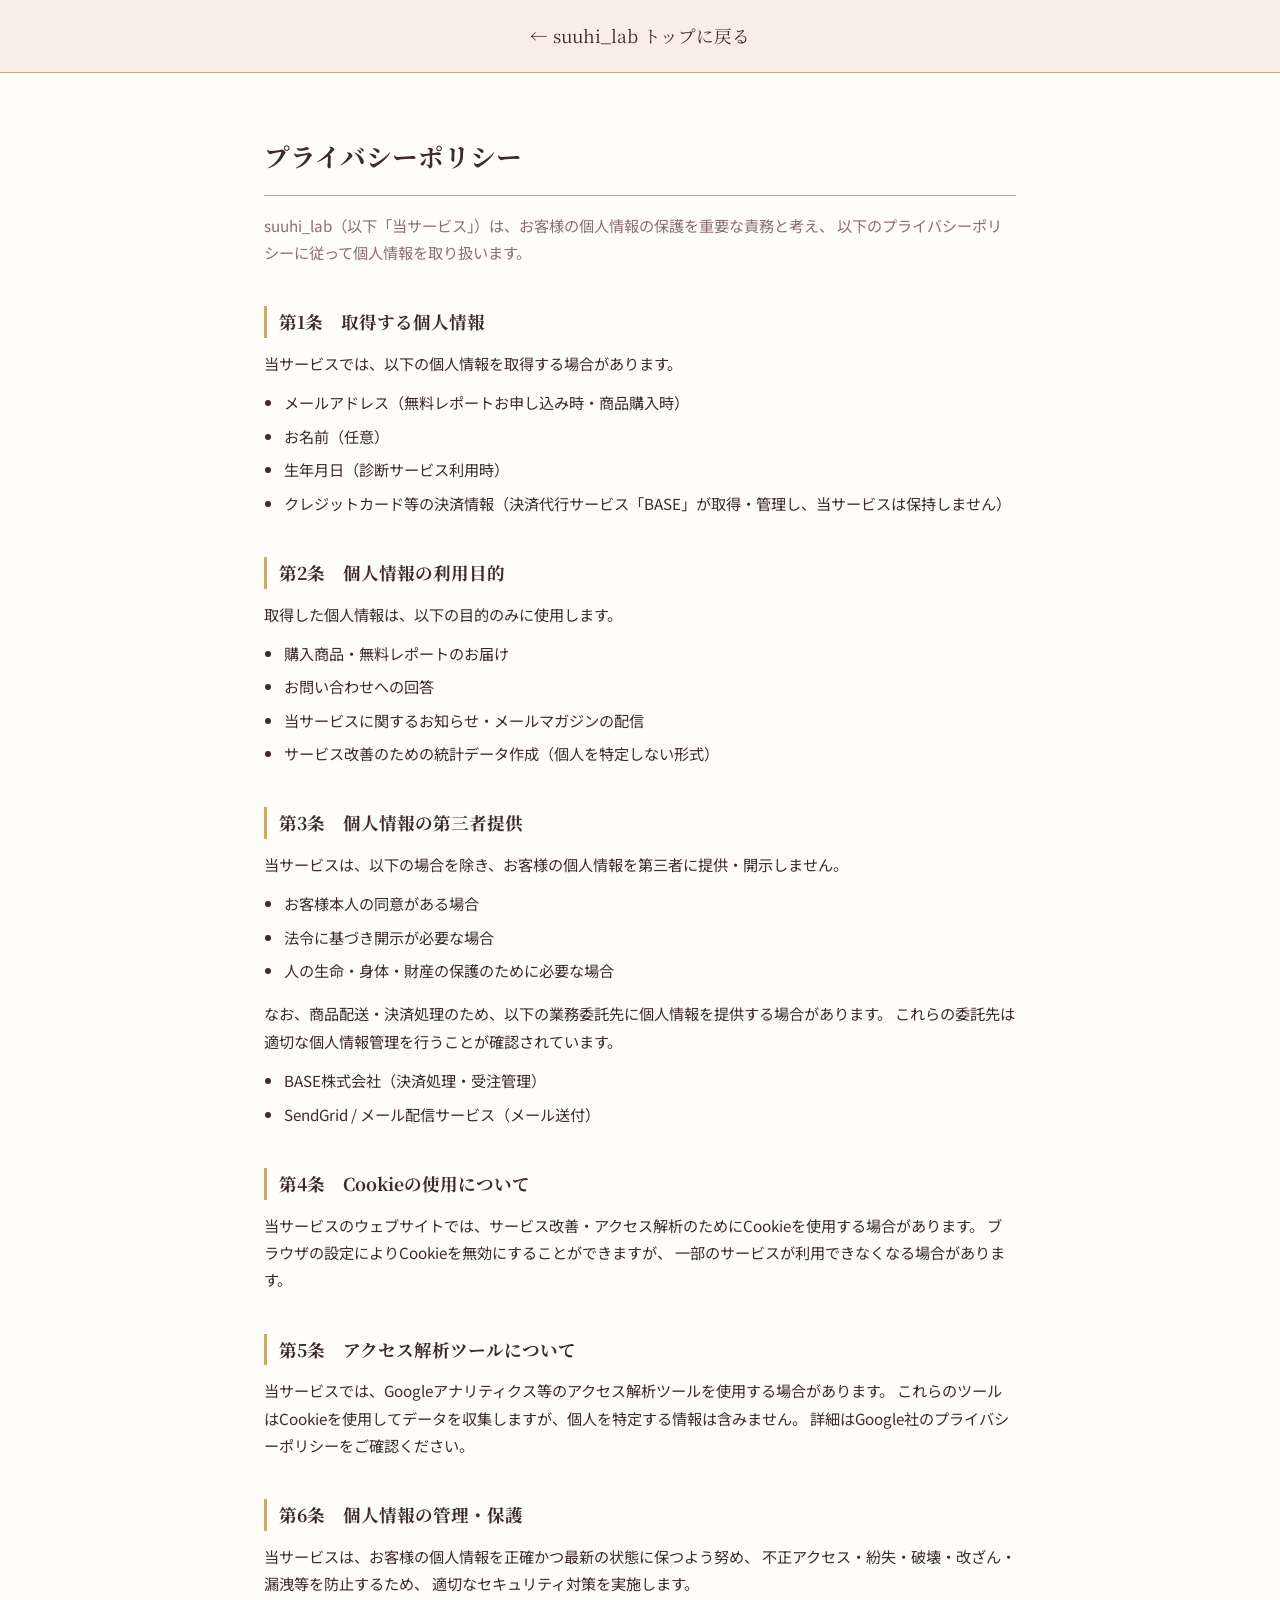
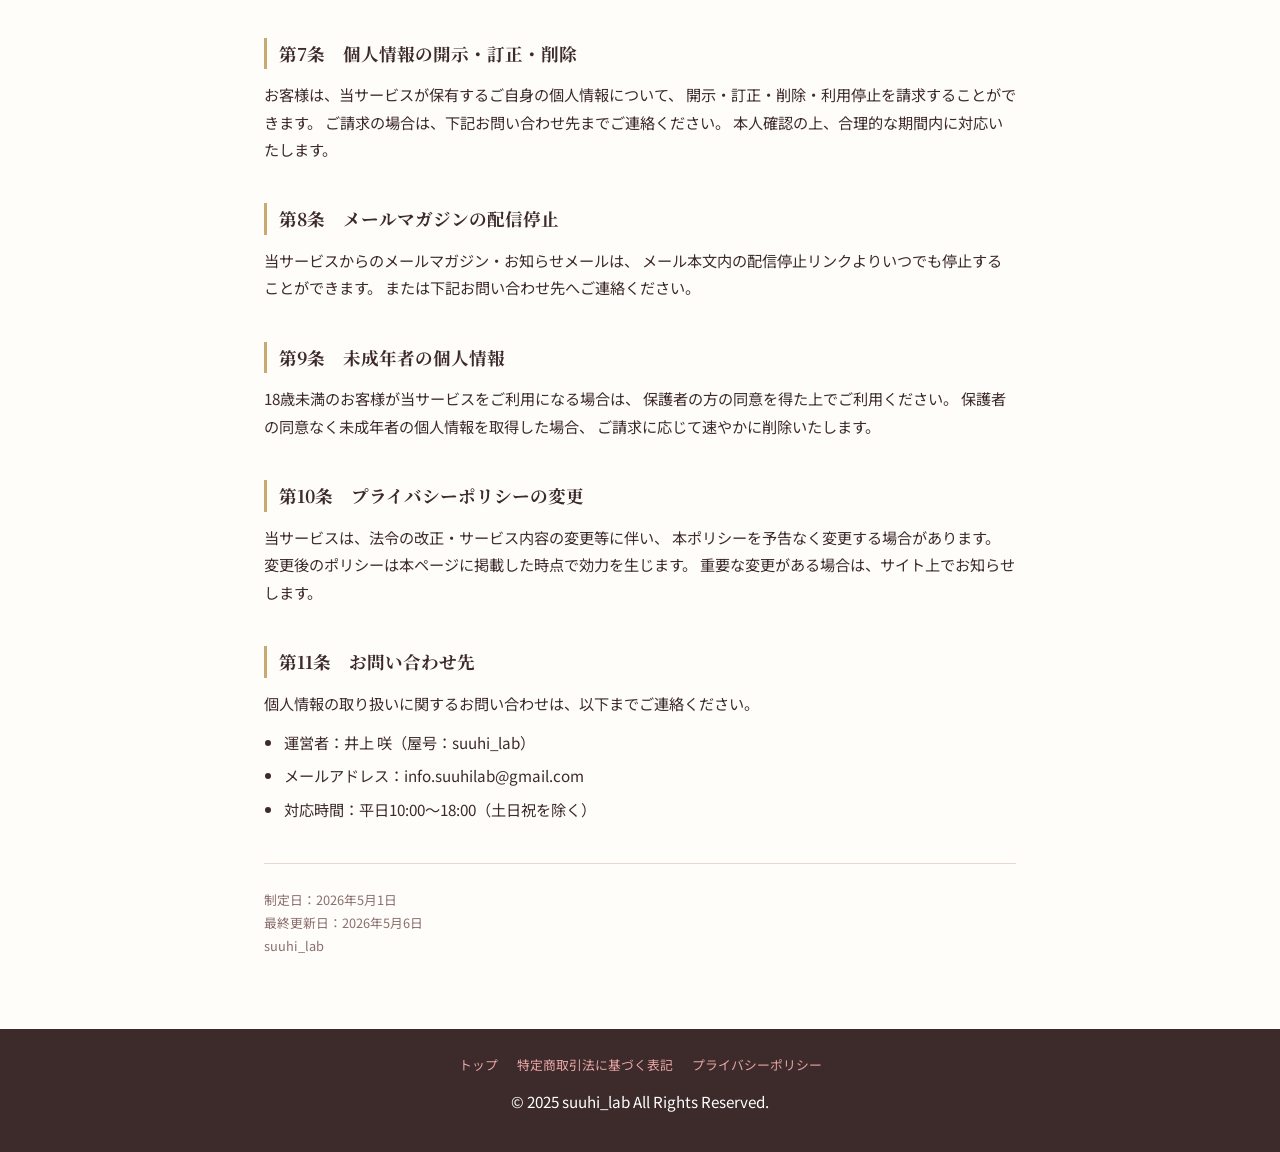
<file: privacy.html>
<!DOCTYPE html>
<html lang="ja">
<head>
<meta charset="UTF-8">
<meta name="viewport" content="width=device-width, initial-scale=1.0">
<title>プライバシーポリシー | suuhi_lab</title>
<link rel="preconnect" href="https://fonts.googleapis.com">
<link rel="preconnect" href="https://fonts.gstatic.com" crossorigin>
<link href="https://fonts.googleapis.com/css2?family=Noto+Serif+JP:wght@400;700&family=Noto+Sans+JP:wght@400;500&display=swap" rel="stylesheet">
<style>
  :root {
    --bg: #FFFDF9;
    --beige: #F9EEE7;
    --pink: #E8A4A4;
    --gold: #C9A96E;
    --text: #3D2B2B;
    --subtext: #8B6F6F;
  }
  * { margin: 0; padding: 0; box-sizing: border-box; }
  body {
    font-family: 'Noto Sans JP', sans-serif;
    background: var(--bg);
    color: var(--text);
    line-height: 1.8;
  }
  header {
    background: var(--beige);
    padding: 20px 24px;
    border-bottom: 1px solid var(--gold);
    text-align: center;
  }
  header a {
    font-family: 'Noto Serif JP', serif;
    color: var(--text);
    text-decoration: none;
    font-size: 1.1rem;
  }
  .container {
    max-width: 800px;
    margin: 0 auto;
    padding: 60px 24px;
  }
  h1 {
    font-family: 'Noto Serif JP', serif;
    font-size: 1.6rem;
    margin-bottom: 16px;
    padding-bottom: 16px;
    border-bottom: 1px solid var(--gold);
  }
  .intro {
    font-size: 0.95rem;
    color: var(--subtext);
    margin-bottom: 40px;
    line-height: 1.8;
  }
  h2 {
    font-family: 'Noto Serif JP', serif;
    font-size: 1.1rem;
    margin: 40px 0 12px;
    padding-left: 12px;
    border-left: 3px solid var(--gold);
  }
  p {
    font-size: 0.95rem;
    margin-bottom: 12px;
    line-height: 1.8;
  }
  ul {
    margin: 8px 0 16px 20px;
    font-size: 0.95rem;
  }
  ul li { margin-bottom: 6px; line-height: 1.8; }
  .note {
    font-size: 0.8rem;
    color: var(--subtext);
    margin-top: 40px;
    padding-top: 24px;
    border-top: 1px solid #e8d8d0;
    line-height: 1.8;
  }
  footer {
    background: #3D2B2B;
    color: #fff;
    text-align: center;
    padding: 24px;
    font-size: 0.8rem;
  }
  footer a { color: #E8A4A4; text-decoration: none; margin: 0 8px; }
</style>
</head>
<body>

<header>
  <a href="index.html">← suuhi_lab トップに戻る</a>
</header>

<div class="container">
  <h1>プライバシーポリシー</h1>
  <p class="intro">
    suuhi_lab（以下「当サービス」）は、お客様の個人情報の保護を重要な責務と考え、
    以下のプライバシーポリシーに従って個人情報を取り扱います。
  </p>

  <h2>第1条　取得する個人情報</h2>
  <p>当サービスでは、以下の個人情報を取得する場合があります。</p>
  <ul>
    <li>メールアドレス（無料レポートお申し込み時・商品購入時）</li>
    <li>お名前（任意）</li>
    <li>生年月日（診断サービス利用時）</li>
    <li>クレジットカード等の決済情報（決済代行サービス「BASE」が取得・管理し、当サービスは保持しません）</li>
  </ul>

  <h2>第2条　個人情報の利用目的</h2>
  <p>取得した個人情報は、以下の目的のみに使用します。</p>
  <ul>
    <li>購入商品・無料レポートのお届け</li>
    <li>お問い合わせへの回答</li>
    <li>当サービスに関するお知らせ・メールマガジンの配信</li>
    <li>サービス改善のための統計データ作成（個人を特定しない形式）</li>
  </ul>

  <h2>第3条　個人情報の第三者提供</h2>
  <p>
    当サービスは、以下の場合を除き、お客様の個人情報を第三者に提供・開示しません。
  </p>
  <ul>
    <li>お客様本人の同意がある場合</li>
    <li>法令に基づき開示が必要な場合</li>
    <li>人の生命・身体・財産の保護のために必要な場合</li>
  </ul>
  <p>
    なお、商品配送・決済処理のため、以下の業務委託先に個人情報を提供する場合があります。
    これらの委託先は適切な個人情報管理を行うことが確認されています。
  </p>
  <ul>
    <li>BASE株式会社（決済処理・受注管理）</li>
    <li>SendGrid / メール配信サービス（メール送付）</li>
  </ul>

  <h2>第4条　Cookieの使用について</h2>
  <p>
    当サービスのウェブサイトでは、サービス改善・アクセス解析のためにCookieを使用する場合があります。
    ブラウザの設定によりCookieを無効にすることができますが、
    一部のサービスが利用できなくなる場合があります。
  </p>

  <h2>第5条　アクセス解析ツールについて</h2>
  <p>
    当サービスでは、Googleアナリティクス等のアクセス解析ツールを使用する場合があります。
    これらのツールはCookieを使用してデータを収集しますが、個人を特定する情報は含みません。
    詳細はGoogle社のプライバシーポリシーをご確認ください。
  </p>

  <h2>第6条　個人情報の管理・保護</h2>
  <p>
    当サービスは、お客様の個人情報を正確かつ最新の状態に保つよう努め、
    不正アクセス・紛失・破壊・改ざん・漏洩等を防止するため、
    適切なセキュリティ対策を実施します。
  </p>

  <h2>第7条　個人情報の開示・訂正・削除</h2>
  <p>
    お客様は、当サービスが保有するご自身の個人情報について、
    開示・訂正・削除・利用停止を請求することができます。
    ご請求の場合は、下記お問い合わせ先までご連絡ください。
    本人確認の上、合理的な期間内に対応いたします。
  </p>

  <h2>第8条　メールマガジンの配信停止</h2>
  <p>
    当サービスからのメールマガジン・お知らせメールは、
    メール本文内の配信停止リンクよりいつでも停止することができます。
    または下記お問い合わせ先へご連絡ください。
  </p>

  <h2>第9条　未成年者の個人情報</h2>
  <p>
    18歳未満のお客様が当サービスをご利用になる場合は、
    保護者の方の同意を得た上でご利用ください。
    保護者の同意なく未成年者の個人情報を取得した場合、
    ご請求に応じて速やかに削除いたします。
  </p>

  <h2>第10条　プライバシーポリシーの変更</h2>
  <p>
    当サービスは、法令の改正・サービス内容の変更等に伴い、
    本ポリシーを予告なく変更する場合があります。
    変更後のポリシーは本ページに掲載した時点で効力を生じます。
    重要な変更がある場合は、サイト上でお知らせします。
  </p>

  <h2>第11条　お問い合わせ先</h2>
  <p>
    個人情報の取り扱いに関するお問い合わせは、以下までご連絡ください。
  </p>
  <ul>
    <li>運営者：井上 咲（屋号：suuhi_lab）</li>
    <li>メールアドレス：info.suuhilab@gmail.com</li>
    <li>対応時間：平日10:00〜18:00（土日祝を除く）</li>
  </ul>

  <p class="note">
    制定日：2026年5月1日<br>
    最終更新日：2026年5月6日<br>
    suuhi_lab
  </p>
</div>

<footer>
  <a href="index.html">トップ</a>
  <a href="tokutei.html">特定商取引法に基づく表記</a>
  <a href="privacy.html">プライバシーポリシー</a>
  <p style="margin-top:12px">© 2025 suuhi_lab All Rights Reserved.</p>
</footer>

</body>
</html>
</file>
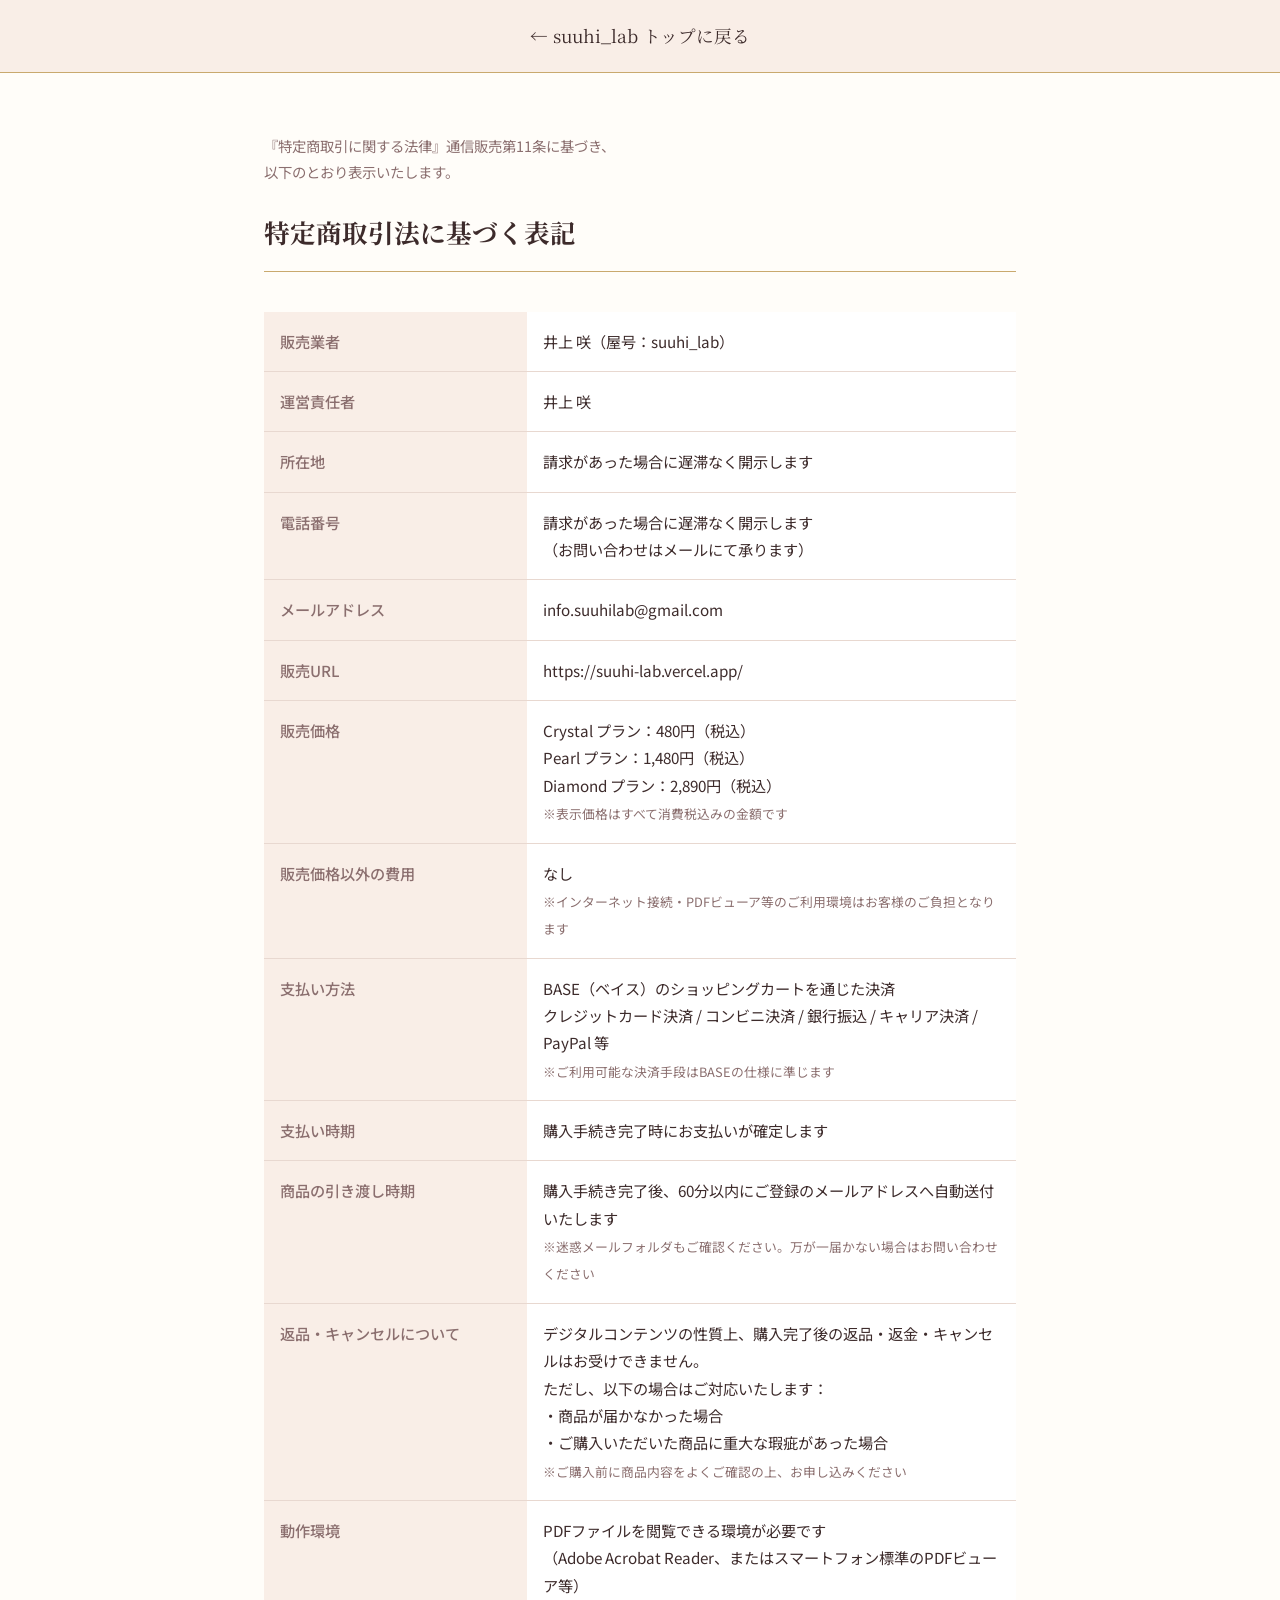
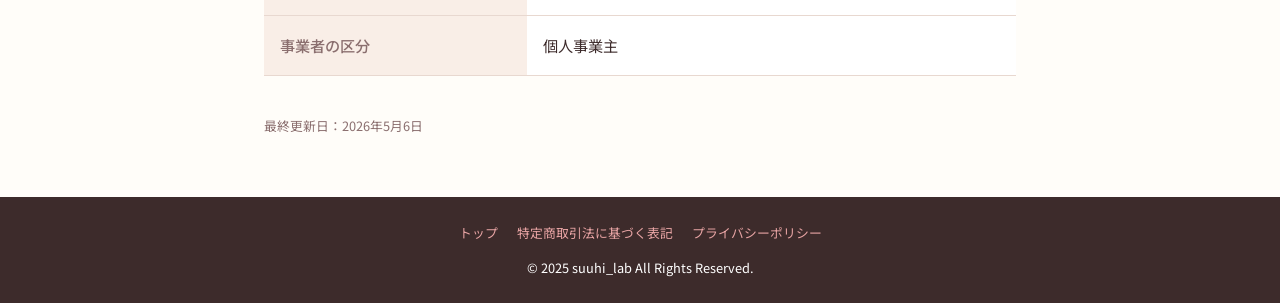
<file: tokutei.html>
<!DOCTYPE html>
<html lang="ja">
<head>
<meta charset="UTF-8">
<meta name="viewport" content="width=device-width, initial-scale=1.0">
<title>特定商取引法に基づく表記 | suuhi_lab</title>
<link rel="preconnect" href="https://fonts.googleapis.com">
<link rel="preconnect" href="https://fonts.gstatic.com" crossorigin>
<link href="https://fonts.googleapis.com/css2?family=Noto+Serif+JP:wght@400;700&family=Noto+Sans+JP:wght@400;500&display=swap" rel="stylesheet">
<style>
  :root {
    --bg: #FFFDF9;
    --beige: #F9EEE7;
    --pink: #E8A4A4;
    --gold: #C9A96E;
    --text: #3D2B2B;
    --subtext: #8B6F6F;
  }
  * { margin: 0; padding: 0; box-sizing: border-box; }
  body {
    font-family: 'Noto Sans JP', sans-serif;
    background: var(--bg);
    color: var(--text);
    line-height: 1.8;
  }
  header {
    background: var(--beige);
    padding: 20px 24px;
    border-bottom: 1px solid var(--gold);
    text-align: center;
  }
  header a {
    font-family: 'Noto Serif JP', serif;
    color: var(--text);
    text-decoration: none;
    font-size: 1.1rem;
  }
  .container {
    max-width: 800px;
    margin: 0 auto;
    padding: 60px 24px;
  }
  h1 {
    font-family: 'Noto Serif JP', serif;
    font-size: 1.6rem;
    margin-bottom: 40px;
    padding-bottom: 16px;
    border-bottom: 1px solid var(--gold);
  }
  table {
    width: 100%;
    border-collapse: collapse;
    margin-bottom: 40px;
  }
  th, td {
    padding: 16px;
    text-align: left;
    border-bottom: 1px solid #e8d8d0;
    vertical-align: top;
    font-size: 0.95rem;
  }
  th {
    width: 35%;
    background: var(--beige);
    font-weight: 500;
    color: var(--subtext);
    white-space: nowrap;
  }
  td { background: #fff; }
  .lead-text {
    font-size: 0.9rem;
    color: var(--subtext);
    margin-bottom: 24px;
    line-height: 1.8;
  }
  .note {
    font-size: 0.8rem;
    color: var(--subtext);
    margin-top: 8px;
    line-height: 1.6;
  }
  footer {
    background: #3D2B2B;
    color: #fff;
    text-align: center;
    padding: 24px;
    font-size: 0.8rem;
  }
  footer a { color: #E8A4A4; text-decoration: none; margin: 0 8px; }
  @media (max-width: 768px) {
    table, thead, tbody, th, td, tr { display: block; }
    th { width: 100%; border-bottom: none; padding-bottom: 4px; }
    td { padding-top: 4px; }
  }
</style>
</head>
<body>

<header>
  <a href="index.html">← suuhi_lab トップに戻る</a>
</header>

<div class="container">
  <p class="lead-text">『特定商取引に関する法律』通信販売第11条に基づき、<br>以下のとおり表示いたします。</p>
  <h1>特定商取引法に基づく表記</h1>

  <table>
    <tr>
      <th>販売業者</th>
      <td>井上 咲（屋号：suuhi_lab）</td>
    </tr>
    <tr>
      <th>運営責任者</th>
      <td>井上 咲</td>
    </tr>
    <tr>
      <th>所在地</th>
      <td>請求があった場合に遅滞なく開示します</td>
    </tr>
    <tr>
      <th>電話番号</th>
      <td>請求があった場合に遅滞なく開示します<br>
        （お問い合わせはメールにて承ります）
      </td>
    </tr>
    <tr>
      <th>メールアドレス</th>
      <td>info.suuhilab@gmail.com</td>
    </tr>
    <tr>
      <th>販売URL</th>
      <td>https://suuhi-lab.vercel.app/</td>
    </tr>
    <tr>
      <th>販売価格</th>
      <td>
        Crystal プラン：480円（税込）<br>
        Pearl プラン：1,480円（税込）<br>
        Diamond プラン：2,890円（税込）<br>
        <span class="note">※表示価格はすべて消費税込みの金額です</span>
      </td>
    </tr>
    <tr>
      <th>販売価格以外の費用</th>
      <td>なし<br>
        <span class="note">※インターネット接続・PDFビューア等のご利用環境はお客様のご負担となります</span>
      </td>
    </tr>
    <tr>
      <th>支払い方法</th>
      <td>BASE（ベイス）のショッピングカートを通じた決済<br>
        クレジットカード決済 / コンビニ決済 / 銀行振込 / キャリア決済 / PayPal 等<br>
        <span class="note">※ご利用可能な決済手段はBASEの仕様に準じます</span>
      </td>
    </tr>
    <tr>
      <th>支払い時期</th>
      <td>購入手続き完了時にお支払いが確定します</td>
    </tr>
    <tr>
      <th>商品の引き渡し時期</th>
      <td>購入手続き完了後、60分以内にご登録のメールアドレスへ自動送付いたします<br>
        <span class="note">※迷惑メールフォルダもご確認ください。万が一届かない場合はお問い合わせください</span>
      </td>
    </tr>
    <tr>
      <th>返品・キャンセルについて</th>
      <td>
        デジタルコンテンツの性質上、購入完了後の返品・返金・キャンセルはお受けできません。<br>
        ただし、以下の場合はご対応いたします：<br>
        ・商品が届かなかった場合<br>
        ・ご購入いただいた商品に重大な瑕疵があった場合<br>
        <span class="note">※ご購入前に商品内容をよくご確認の上、お申し込みください</span>
      </td>
    </tr>
    <tr>
      <th>動作環境</th>
      <td>
        PDFファイルを閲覧できる環境が必要です<br>
        （Adobe Acrobat Reader、またはスマートフォン標準のPDFビューア等）
      </td>
    </tr>
    <tr>
      <th>事業者の区分</th>
      <td>個人事業主</td>
    </tr>
  </table>

  <p class="note">最終更新日：2026年5月6日</p>
</div>

<footer>
  <a href="index.html">トップ</a>
  <a href="tokutei.html">特定商取引法に基づく表記</a>
  <a href="privacy.html">プライバシーポリシー</a>
  <p style="margin-top:12px">© 2025 suuhi_lab All Rights Reserved.</p>
</footer>

</body>
</html>
</file>
